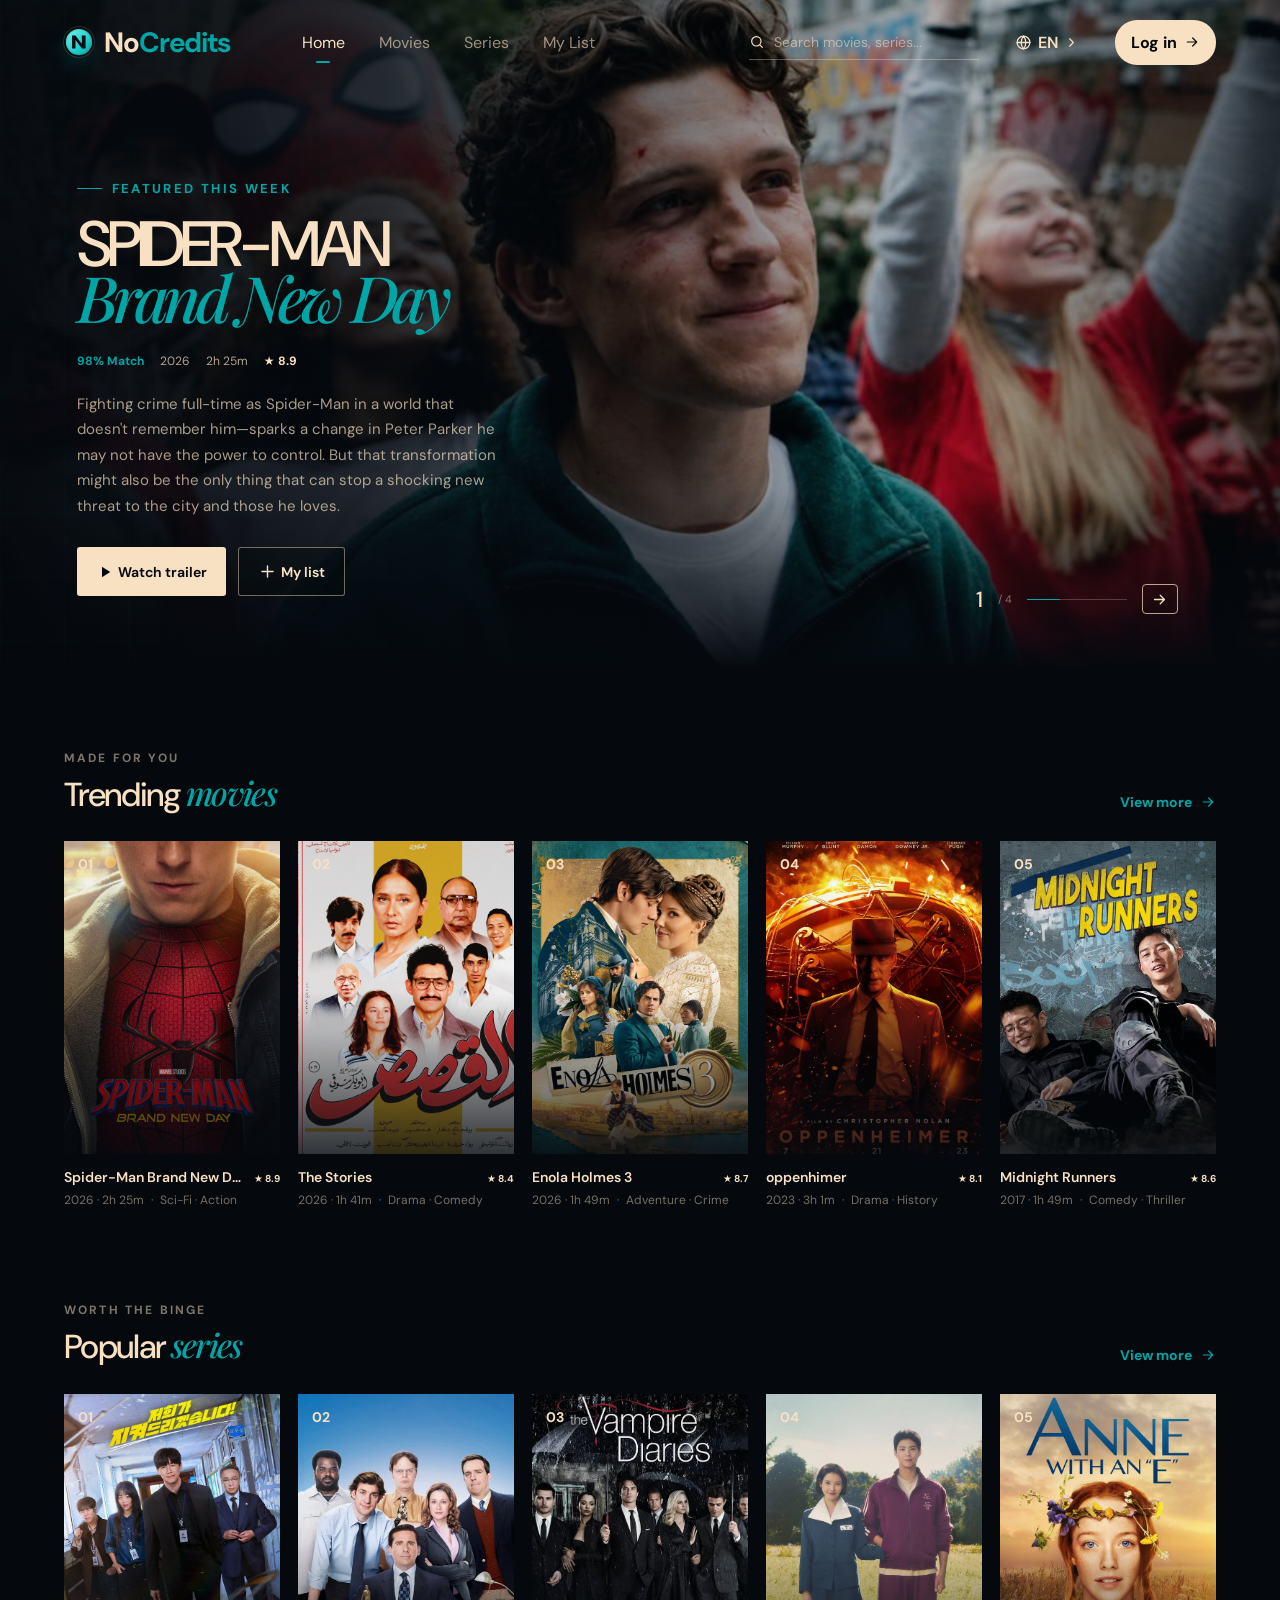
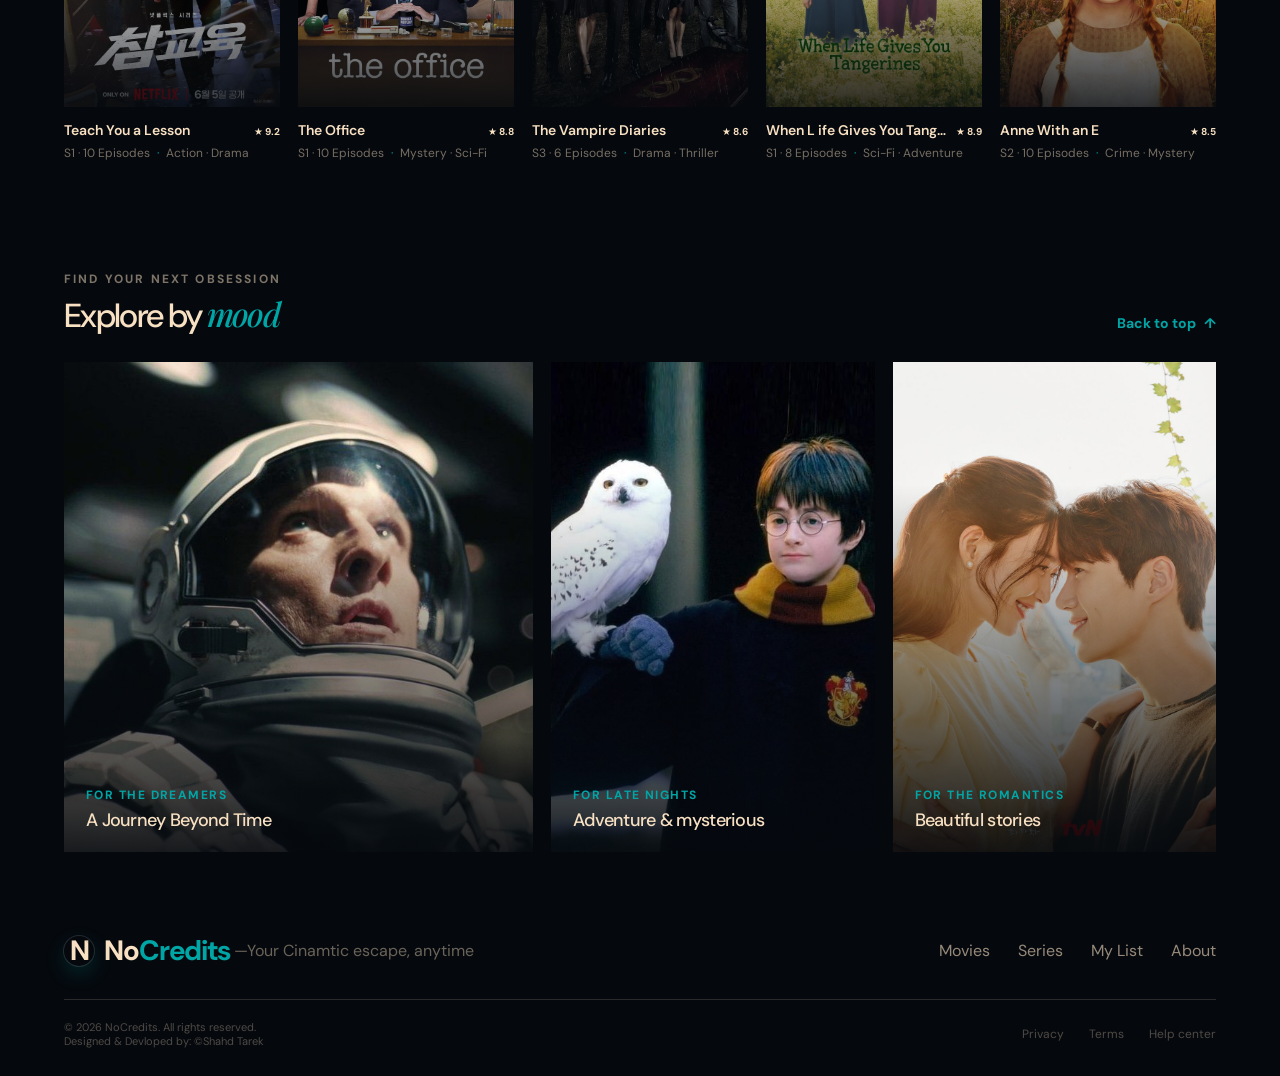
<file: index.html>
<!doctype html>
<html lang="en">
  <head>
    <meta charset="UTF-8" />
    <meta name="viewport" content="width=device-width, initial-scale=1.0" />
    <meta name="description" content="NoCredits — your home for unforgettable movies and series." />
    <title>NoCredits — Watch what moves you</title>
    <link rel="icon" href="data:image/svg+xml,%3Csvg xmlns='http://www.w3.org/2000/svg' viewBox='0 0 64 64'%3E%3Ccircle cx='32' cy='32' r='30' fill='%2300a6a6'/%3E%3Cpath d='M20 45V19h8l8 13V19h8v26h-8l-8-13v13z' fill='%2305090e'/%3E%3C/svg%3E" />
    <link rel="stylesheet" href="style.css" />
    
</head>
  <body>
    <!-- <header section> -->
    <header class="site-header" id="siteHeader">
      <div class="header-inner">
        <a class="brand" href="#top" aria-label="NoCredits home">
          <span class="brand-mark" aria-hidden="true">
            <svg viewBox="0 0 64 64" role="img" aria-label="NoCredits logo">
              <defs>
                <linearGradient id="brandGlow" x1="0%" x2="100%" y1="0%" y2="100%">
                  <stop offset="0%" stop-color="#77f3e5"/>
                  <stop offset="55%" stop-color="#29d1d1"/>
                  <stop offset="100%" stop-color="#00a6a6"/>
                </linearGradient>
              </defs>
              <circle cx="32" cy="32" r="28" fill="url(#brandGlow)"/>
              <path d="M17 46V18h7.5l13.5 18.5V18H46v28h-7.8L24.5 27.5V46H17Z" fill="#051015"/>
            </svg>
          </span>
          <span class="brand-name">No<span>Credits</span></span>
        </a>
          <nav class="main-nav" id="mainNav" aria-label="Main navigation">
             <a class="nav-link active" href="index.html">Home</a>
            <a class="nav-link" href="movies.html">Movies</a>
            <a class="nav-link" href="series.html">Series</a>
              <a class="nav-link" href="my-list.html">My List</a>
             </nav>
        <div class="header-actions">
          <label class="search-box">
            <span class="search-icon" aria-hidden="true">
              <svg width="18" height="18" viewBox="0 0 24 24" fill="none" stroke="currentColor" stroke-width="1.8" stroke-linecap="round" stroke-linejoin="round">
                <circle cx="11" cy="11" r="7"></circle>
                <path d="m20 20-4-4"></path>
              </svg>
            </span>
            <input id="searchInput" type="search" placeholder="Search movies, series..." aria-label="Search movies and series" />
          </label>
          <div class="language-picker" id="languagePicker">
            <button class="language-button" id="languageButton" aria-label="Choose language" aria-expanded="false">
              <svg width="17" height="17" viewBox="0 0 24 24" fill="none" stroke="currentColor" stroke-width="1.8" stroke-linecap="round" stroke-linejoin="round">
                <circle cx="12" cy="12" r="9"></circle>
                <path d="M3 12h18M12 3a14 14 0 0 1 0 18M12 3a14 14 0 0 0 0 18"></path>
              </svg>
              <span id="selectedLanguage">EN</span>
              <svg width="15" height="15" viewBox="0 0 24 24" fill="none" stroke="currentColor" stroke-width="1.8" stroke-linecap="round" stroke-linejoin="round">
                <path d="m9 18 6-6-6-6"></path>
              </svg>
            </button>
            <ul class="language-menu" id="languageMenu" aria-label="Language options">
              <li><button class="language-option" type="button" data-lang="ar">العربية</button></li>
              <li><button class="language-option active" type="button" data-lang="en">English</button></li>
              <li><button class="language-option" type="button" data-lang="fr">Français</button></li>
            </ul>
          </div>
          <button class="login-button" id="loginButton">
            Log in
            <svg width="16" height="16" viewBox="0 0 24 24" fill="none" stroke="currentColor" stroke-width="1.8" stroke-linecap="round" stroke-linejoin="round">
              <path d="M5 12h14M13 6l6 6-6 6"></path>
            </svg>
          </button>
          <button class="menu-button" id="menuButton" aria-label="Open menu" aria-expanded="false">
            <svg width="23" height="23" viewBox="0 0 24 24" fill="none" stroke="currentColor" stroke-width="1.8" stroke-linecap="round" stroke-linejoin="round">
              <path d="M4 7h16M4 12h16M4 17h16"></path>
            </svg>
          </button>
        </div>
      </div>
    </header>




  

    <main id="top">
      <!-- HERO section -->
      <section class="hero" aria-label="Featured title">
        <img class="hero-image" src="9cfc95c79aabf78e9229b2271e0ae1a6.jpg" alt="peter parker" />
        <div class="hero-overlay"></div>
        <div class="hero-grid"></div>

        <div class="hero-content">
          <div class="eyebrow">
            <span class="eyebrow-line"></span>
            Featured this week
          </div>
          <h1 class="hero-title">SPIDER-MAN<br /><em>Brand New Day</em></h1>
          <div class="hero-meta">
            <span class="match">98% Match</span>
            <span>2026</span>
            <span>2h 25m</span>
            <span class="rating">★ 8.9</span>
          </div>
          <p class="hero-description">
            Fighting crime full-time as Spider-Man in a world that doesn't remember him—sparks a change in Peter Parker 
            he may not have the power to control. But that transformation might also be the only thing that can stop a shocking new threat to the city and those he loves.
          </p>
          <div class="hero-actions">
            <button class="primary-button" data-action="play" data-title="The Last Horizon">
              <svg width="18" height="18" viewBox="0 0 24 24" fill="currentColor" stroke="none"><path d="m8 5 11 7-11 7V5Z"></path></svg>
              Watch trailer
            </button>
            <button class="secondary-button" data-action="add" data-title="Spider-Man Brand New Day">
              <svg width="19" height="19" viewBox="0 0 24 24" fill="none" stroke="currentColor" stroke-width="1.8" stroke-linecap="round"><path d="M12 5v14M5 12h14"></path></svg>
              My list
            </button>
          </div>
        </div>
        <div class="hero-counter">
          <strong>1</strong>
          <span>/ 4</span>
          <div class="counter-line"><i></i></div>
          <button id="heroNext" aria-label="Scroll to next section">
            <svg width="17" height="17" viewBox="0 0 24 24" fill="none" stroke="currentColor" stroke-width="1.8" stroke-linecap="round" stroke-linejoin="round"><path d="M5 12h14M13 6l6 6-6 6"></path></svg>
          </button>
        </div>
      </section>




      <!-- TRENDING MOVIES section -->
      <section class="content-section" id="movies">
        <div class="section-heading">
          <div>
            <span class="section-kicker">Made for you</span>
            <h2 class="section-title">Trending <em>movies</em></h2>
          </div>
         <a class="see-all" href="movies.html">
        <span>View more</span>
        <svg width="16" height="16" viewBox="0 0 24 24" fill="none" stroke="currentColor" stroke-width="1.8" stroke-linecap="round" stroke-linejoin="round">
        <path d="M5 12h14M13 6l6 6-6 6"></path>
         </svg>
         </a>
        </div>
        <div class="media-grid" id="moviesGrid"></div>
      </section>






      
      <!-- POPULAR SERIES section -->
      <section class="content-section series-section" id="series">
        <div class="section-heading">
          <div>
            <span class="section-kicker">Worth the binge</span>
            <h2 class="section-title">Popular <em>series</em></h2>
          </div>
          <button class="see-all view-more-button" data-target="seriesGrid" aria-expanded="false">
            <span>View more</span>
            <svg width="16" height="16" viewBox="0 0 24 24" fill="none" stroke="currentColor" stroke-width="1.8" stroke-linecap="round" stroke-linejoin="round"><path d="M5 12h14M13 6l6 6-6 6"></path></svg>
          </button>
        </div>
        <div class="media-grid" id="seriesGrid"></div>
      </section>







      <!-- EXPLORE section -->
      <section class="discover-section" id="discover">
        <div class="section-heading">
          <div>
            <span class="section-kicker">Find your next obsession</span>
            <h2 class="section-title">Explore by <em>mood</em></h2>
          </div>
          <a href="#top" class="see-all">Back to top <span aria-hidden="true">↑</span></a>
        </div>
        <div class="mood-grid">
          <a class="mood-card mood-card-wide" href="#movies">
            <img src="matthieow.jpg" alt="A vast cinematic desert landscape" loading="lazy" />
            <span class="mood-overlay"></span>
            <span class="mood-copy"><small>For the dreamers</small><strong>A Journey Beyond Time</strong></span>
          </a>
          <a class="mood-card" href="#series">
            <img src="harry potter.jpg" alt="Rainy city street at night" loading="lazy" />
            <span class="mood-overlay"></span>
            <span class="mood-copy"><small>For late nights</small><strong>Adventure & mysterious</strong></span>
          </a>
          <a class="mood-card" href="#movies">
            <img src="hometown cha cha.jpg" alt="Stylish cinema scene" loading="lazy" />
            <span class="mood-overlay"></span>
            <span class="mood-copy"><small>For the romantics</small><strong>Beautiful stories</strong></span>
          </a>
        </div>
      </section>
    </main>






    <!-- <footer section> -->
    <footer class="site-footer">
      <div class="footer-top">
        <a class="brand" href="#top">
          <span class="brand-mark">N</span>
          <span class="brand-name">No<span>Credits</span></span>
        </a>
        <p class="footer-tag">—Your Cinamtic escape, anytime</p>
        <nav class="footer-links" aria-label="Footer navigation">
          <a href="#movies">Movies</a>
          <a href="#series">Series</a>
          <a href="/my-list.html">My List</a>
          <a href="#top">About</a>
        </nav>
      </div>
      <div class="footer-bottom">
        <span>© 2026 NoCredits. All rights reserved.
          <br>Designed & Devloped by: ©Shahd Tarek
        </span>
        <div class="footer-legal">
          <a href="#top">Privacy</a>
          <a href="#top">Terms</a>
          <a href="#top">Help center</a>
        </div>
      </div>
    </footer>












    <!-- Toast notifications -->
    <div class="toast" id="toast" role="status" aria-live="polite"></div>

    <div class="login-modal" id="loginModal" aria-hidden="true">
      <div class="login-panel" role="dialog" aria-modal="true" aria-labelledby="loginTitle">
        <button class="login-close" id="loginClose" type="button" aria-label="Close login form">×</button>
        <h3 class="login-title" id="loginTitle">Login</h3>
        <form class="login-form" id="loginForm">
          <div class="login-field">
            <label for="loginName">Name</label>
            <input id="loginName" name="name" type="text" placeholder="Enter your name" required />
          </div>

          <div class="login-field">
            <label for="loginNumber">Number</label>
            <input id="loginNumber" name="number" type="tel" placeholder="Enter your number" required />
          </div>

          <div class="login-field">
            <label for="loginCountry">Country</label>
            <select id="loginCountry" name="country" required>
              <option value="" selected disabled>Select your country</option>
              <option value="United States">Egypt</option>
              <option value="United States">United States</option>
              <option value="United Kingdom">United Kingdom</option>
              <option value="India">India</option>
              <option value="France">France</option>
              <option value="Saudi Arabia">Saudi Arabia</option>
              <option value="UAE">UAE</option>
            </select>
          </div>
          <div class="login-field">
            <label for="loginEmail">Email</label>
            <input id="loginEmail" name="email" type="email" placeholder="Enter your email" required />
          </div>

          <button class="login-submit" type="submit">Login</button>
        </form>
      </div>
    </div>
    <script type="module" src="script.js"></script>
  </body>
</html>
</file>
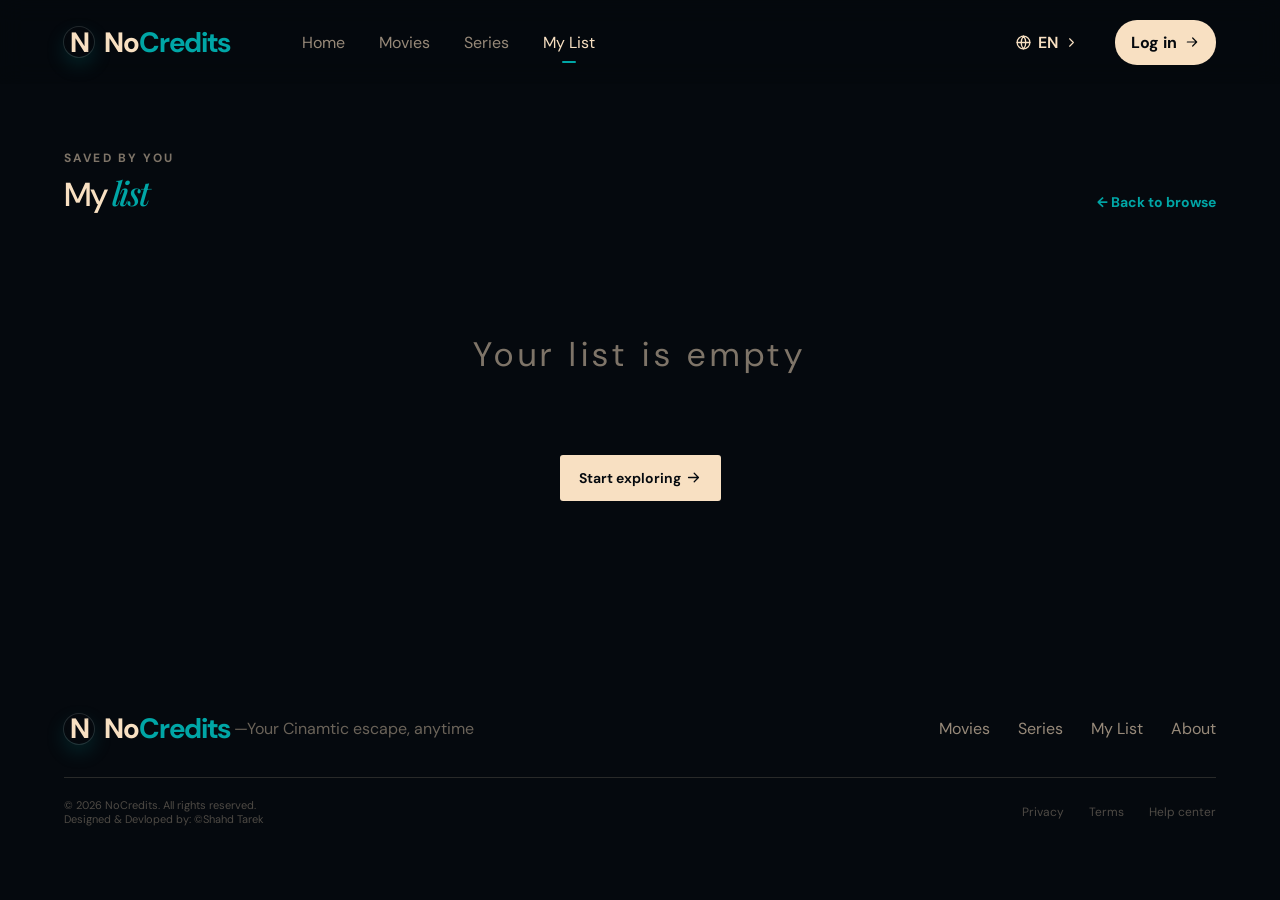
<file: my-list.html>
<!doctype html>
<html lang="en">
  <head>
    <meta charset="UTF-8" />
    <meta name="viewport" content="width=device-width, initial-scale=1.0" />
    <title>My List — NoCredits</title>
    <link rel="icon" href="data:image/svg+xml,%3Csvg xmlns='http://www.w3.org/2000/svg' viewBox='0 0 64 64'%3E%3Ccircle cx='32' cy='32' r='30' fill='%2300a6a6'/%3E%3Cpath d='M20 45V19h8l8 13V19h8v26h-8l-8-13v13z' fill='%2305090e'/%3E%3C/svg%3E" />
    <link rel="stylesheet" href="/style.css" />
  </head>
  <body>
    <header class="site-header scrolled">
      <div class="header-inner">
        <a class="brand" href="/index.html" aria-label="NoCredits home">
          <span class="brand-mark">N</span>
          <span class="brand-name">No<span>Credits</span></span>
        </a>
        <nav class="main-nav" id="mainNav" aria-label="Main navigation">
          <a class="nav-link" href="/index.html">Home</a>
          <a class="nav-link" href="/index.html#movies">Movies</a>
          <a class="nav-link" href="/index.html#series">Series</a>
          <a class="nav-link active" href="/my-list.html">My List</a>
        </nav>
        <div class="header-actions">
          <button class="language-button" id="languageButton" aria-label="Choose language">
            <svg width="17" height="17" viewBox="0 0 24 24" fill="none" stroke="currentColor" stroke-width="1.8" stroke-linecap="round" stroke-linejoin="round">
              <circle cx="12" cy="12" r="9"></circle>
              <path d="M3 12h18M12 3a14 14 0 0 1 0 18M12 3a14 14 0 0 0 0 18"></path>
            </svg>
            <span>EN</span>
            <svg width="15" height="15" viewBox="0 0 24 24" fill="none" stroke="currentColor" stroke-width="1.8" stroke-linecap="round" stroke-linejoin="round">
              <path d="m9 18 6-6-6-6"></path>
            </svg>
          </button>
          <button class="login-button" id="loginButton">
            Log in
            <svg width="16" height="16" viewBox="0 0 24 24" fill="none" stroke="currentColor" stroke-width="1.8" stroke-linecap="round" stroke-linejoin="round">
              <path d="M5 12h14M13 6l6 6-6 6"></path>
            </svg>
          </button>
          <button class="menu-button" id="menuButton" aria-label="Open menu" aria-expanded="false">
            <svg width="23" height="23" viewBox="0 0 24 24" fill="none" stroke="currentColor" stroke-width="1.8" stroke-linecap="round" stroke-linejoin="round">
              <path d="M4 7h16M4 12h16M4 17h16"></path>
            </svg>
          </button>
        </div>
      </div>
    </header>

    <main class="list-page" id="top">
      <div class="list-page-inner">
        <div class="section-heading">
          <div>
            <span class="section-kicker">Saved by you</span>
            <h2 class="section-title">My <em>list</em></h2>
          </div>
          <a href="/index.html" class="see-all">← Back to browse</a>
        </div>

        <div class="media-grid list-grid" id="savedGrid"></div>

        <div class="empty-list" id="emptyList" hidden>
          <p>Your list is empty</p>
          <a class="primary-button" href="/index.html">
            Start exploring
            <svg width="17" height="17" viewBox="0 0 24 24" fill="none" stroke="currentColor" stroke-width="1.8" stroke-linecap="round" stroke-linejoin="round"><path d="M5 12h14M13 6l6 6-6 6"></path></svg>
          </a>
        </div>
      </div>
    </main>

    <footer class="site-footer">
      <div class="footer-top">
        <a class="brand" href="/index.html">
          <span class="brand-mark">N</span>
          <span class="brand-name">No<span>Credits</span></span>
        </a>
        <p class="footer-tag">—Your Cinamtic escape, anytime</p>
        <nav class="footer-links" aria-label="Footer navigation">
          <a href="/index.html#movies">Movies</a>
          <a href="/index.html#series">Series</a>
          <a href="/my-list.html">My List</a>
          <a href="/index.html">About</a>
        </nav>
      </div>
      <div class="footer-bottom">
        <span>© 2026 NoCredits. All rights reserved.
          <br>Designed & Devloped by: ©Shahd Tarek
        </span>
        <div class="footer-legal">
          <a href="/index.html">Privacy</a>
          <a href="/index.html">Terms</a>
          <a href="/index.html">Help center</a>
        </div>
      </div>
    </footer>

    <div class="toast" id="toast" role="status" aria-live="polite"></div>
    <script type="module" src="/script.js"></script>
  </body>
</html>
</file>
<file: style.css>
@import url('https://fonts.googleapis.com/css2?family=DM+Sans:wght@400;500;600;700&family=Playfair+Display:ital,wght@0,500;0,600;1,500;1,600&display=swap');

:root {
  font-family: 'DM Sans', system-ui, sans-serif;
  color: #f8e0c2;
  background: #05090e;
  font-synthesis: none;
  text-rendering: optimizeLegibility;
  -webkit-font-smoothing: antialiased;
  -moz-osx-font-smoothing: grayscale;

  --ink:    #05090e;
  --deep:   #052633;
  --teal:   #005a68;
  --bright: #00a6a6;
  --cream:  #f8e0c2;
  --muted:  #8ca6aa;
  --line:   rgba(248, 224, 194, 0.15);
}

* { margin: 0;
  padding: 0;
  box-sizing: border-box;
}

html {
  scroll-behavior: smooth;
  font-size: 100%;
}

body {
  margin: 0;
  min-width: 320px;
  font-size: 16px;
  background: var(--ink);
}

button,
input {
  font: inherit;
}

button,
a {
  -webkit-tap-highlight-color: transparent;
}

a {
  color: inherit;
  text-decoration: none;
}

button {
  border: 0;
  cursor: pointer;
  background: transparent;
}

h1, h2, h3, p {
  margin: 0;
}

/* ---------- Header ---------- */
.site-header {
  position: absolute;
  top: 0;
  left: 0;
  right: 0;
  z-index: 50;
  height: 84px;
  transition: background 0.3s ease, backdrop-filter 0.3s ease;
}

.site-header.scrolled {
  background: rgba(5, 9, 14, 0.85);
  backdrop-filter: blur(12px);
}

.header-inner {
  display: flex;
  align-items: center;
  gap: 42px;
  height: 100%;
  padding: 0 clamp(24px, 5vw, 80px);
}

.brand {
  display: flex;
  align-items: center;
  gap: 10px;
  font-size: 28px;
  font-weight: 700;
  letter-spacing: -0.04em;
  flex-shrink: 0;
}

.brand-name span {
  color: var(--bright);
}

.brand-mark {
  position: relative;
  display: inline-flex;
  align-items: center;
  justify-content: center;
  width: 30px;
  height: 30px;
  border-radius: 50%;
  overflow: hidden;
  box-shadow: 0 0 0 1px rgba(255, 255, 255, 0.12), 0 8px 20px rgba(0, 166, 166, 0.18);
}

.brand-mark svg {
  display: block;
  width: 100%;
  height: 100%;
}

.brand-mark::after {
  content: '';
  position: absolute;
  inset: 2px;
  border: 1px solid rgba(5, 9, 14, 0.12);
  border-radius: 50%;
  pointer-events: none;
}

.main-nav {
  display: flex;
  align-items: center;
  gap: clamp(18px, 3vw, 34px);
  margin-right: auto;
  margin-left: 30px;
}

.nav-link,
.footer-links a {
  color: rgba(248, 224, 194, 0.6);
  font-size: 16px;
  transition: color 0.2s ease;
}

.nav-link:hover,
.nav-link.active,
.footer-links a:hover {
  color: var(--cream);
}

.nav-link.active::after {
  content: '';
  display: block;
  width: 14px;
  height: 2px;
  margin: 8px auto -10px;
  background: var(--bright);
  border-radius: 2px;
}

.header-actions {
  display: flex;
  align-items: center;
  gap: 28px !important;
  flex: 1;
  justify-content: flex-end;
}

.search-box {
  display: flex;
  align-items: center;
  gap: 9px;
  width: min(230px, 22vw);
  min-width: 120px;
  flex: 1;
  max-width: 230px;
  padding: 8px 0;
  border-bottom: 1px solid rgba(248, 224, 194, 0.35);
}

.search-box input {
  width: 100%;
  background: transparent;
  border: 0;
  outline: 0;
  color: var(--cream);
  font-size: 14px;
  min-width: 0;
}

.search-box input::placeholder {
  color: rgba(248, 224, 194, 0.55);
}

.search-icon {
  display: flex;
  align-items: center;
  justify-content: center;
  width: 16px;
  height: 16px;
  color: var(--cream);
}

.language-picker {
  position: relative;
  font-size: 14px;
}

.language-button {
  display: flex;
  align-items: center;
  gap: 6px;
  color: var(--cream);
  font-size: 16px;
  font-weight: 600;
  padding: 6px 8px;
  border-radius: 999px;
  transition: background 0.2s ease;
}

.language-button:hover {
  background: rgba(248, 224, 194, 0.06);
}

.language-menu {
  position: absolute;
  top: calc(100% + 10px);
  right: 0;
  min-width: 160px;
  margin: 0;
  padding: 8px;
  list-style: none;
  background:linear-gradient( #005a68 , #052633 60%);
  border: 1px solid rgba(248, 224, 194, 0.18);
  border-radius: 14px;
  box-shadow: 0 18px 34px rgba(0, 0, 0, 0.28);
  opacity: 0;
  pointer-events: none;
  transform: translateY(-8px);
  transition: opacity 0.2s ease, transform 0.2s ease;
  z-index: 20;
}

.language-picker.open .language-menu {
  opacity: 1;
  pointer-events: auto;
  transform: translateY(0);
}

.language-option {
  width: 100%;
  padding: 10px 12px;
  border-radius: 10px;
  color: rgba(248, 224, 194, 0.8);
  text-align: left;
  font-size: 16px;
  font-weight: 600;
  transition: background 0.15s ease, color 0.15s ease;
}

.language-option:hover,
.language-option.active {
  background: rgba(0, 166, 166, 0.14);
  color: var(--cream);
}

.login-button {
  display: flex;
  align-items: center;
  gap: 7px;
  padding: 12px 16px;
  border-radius: 22px;
  background: var(--cream);
  color: var(--ink);
  font-size: 16px;
  font-weight: 700;
  transition: background 0.2s ease, transform 0.2s ease;
}

.login-button:hover,
.primary-button:hover {
  background: #fff1dc;
  transform: translateY(-2px);
}

.menu-button {
  display: none;
  color: var(--cream);
}


















/* ---------- Hero ---------- */
.hero {
  position: relative;
  min-height: 670px;
  overflow: hidden;
}

.hero-image {
  position: absolute;
  inset: 0;
  width: 100%;
  height: 100%;
  object-fit: cover;
  object-position: 50% 35%;
  transform: scale(1.04);
  transform-origin: center center;
}

.hero-overlay {
  position: absolute;
  inset: 0;
  background:
    linear-gradient(90deg,
      rgba(5, 9, 14, 0.98) 0%,
      rgba(5, 9, 14, 0.85) 30%,
      rgba(5, 9, 14, 0.23) 74%,
      rgba(5, 9, 14, 0.62) 100%),
    linear-gradient(0deg, #05090e 0%, transparent 27%);
}

.hero-grid {
  position: absolute;
  inset: 0;
  background-image:
    linear-gradient(rgba(0, 166, 166, 0.08) 1px, transparent 1px),
    linear-gradient(90deg, rgba(0, 166, 166, 0.08) 1px, transparent 1px);
  background-size: 64px 64px;
  mask-image: linear-gradient(90deg, black, transparent 68%);
  opacity: 0.3;
}

.hero-content {
  position: relative;
  z-index: 1;
  left: clamp(24px, 6vw, 110px);
  max-width: 500px;
  padding-top: 180px;
}

.eyebrow,
.section-kicker {
  display: flex;
  align-items: center;
  gap: 10px;
  color: var(--bright);
  font-size: 13px;
  font-weight: 700;
  letter-spacing: 0.18em;
  text-transform: uppercase;
}

.eyebrow-line {
  width: 25px;
  height: 1px;
  background: var(--bright);
}

.hero-title {
  color: var(--cream);
  font-size: clamp(42px, 5vw, 88px);
  font-weight: 500;
  line-height: 0.82;
  letter-spacing: -0.08em;
  margin: 22px 0 24px;
}

.hero-title em,
.section-title em,
.banner-title em {
  color: var(--bright);
  font-family: 'Playfair Display', serif;
  font-weight: 500;
}

.hero-meta {
  display: flex;
  align-items: center;
  gap: 16px;
  color: rgba(248, 224, 194, 0.72);
  font-size: 12px;
}

.match {
  color: var(--bright);
  font-weight: 700;
}

.rating {
  color: var(--cream);
  font-weight: 700;
  white-space: nowrap;
}

.hero-description {
  color: rgba(248, 224, 194, 0.68);
  font-size: 15px;
  line-height: 1.7;
  max-width: 420px;
  margin: 23px 0 28px;
}

.hero-actions {
  display: flex;
  gap: 12px;
}

.primary-button,
.secondary-button {
  display: inline-flex;
  align-items: center;
  gap: 4px;
  padding: 14px 19px;
  border-radius: 3px;
  font-size: 14px;
  font-weight: 650;
  transition: transform 0.2s ease, background 0.2s ease, border-color 0.2s ease;
}

.primary-button {
  background: var(--cream);
  color: var(--ink);
}

.secondary-button {
  background: rgba(5, 9, 14, 0.35);
  border: 1px solid rgba(248, 224, 194, 0.45);
  color: var(--cream);
}

.secondary-button:hover {
  border-color: var(--cream);
  transform: translateY(-2px);
}

.hero-counter {
  position: absolute;
  bottom: 56px;
  right: clamp(24px, 8vw, 128px);
  z-index: 1;
  display: flex;
  align-items: center;
  gap: 15px;
}

.hero-counter strong {
  color: var(--cream);
  font-size: 22px;
  font-weight: 500;
}

.hero-counter span {
  color: rgba(248, 224, 194, 0.48);
  font-size: 11px;
}

.counter-line {
  width: 100px;
  height: 1px;
  background: rgba(248, 224, 194, 0.24);
}

.counter-line i {
  display: block;
  width: 33%;
  height: 1px;
  background: var(--bright);
}

.hero-counter button {
  display: flex;
  align-items: center;
  justify-content: center;
  width: 36px;
  height: 30px;
  border: 1px solid rgba(248, 224, 194, 0.72);
  border-radius: 4px;
  color: var(--cream);
  transition: background 0.2s ease, color 0.2s ease, transform 0.2s ease;
}

.hero-counter button:hover {
  background: var(--cream);
  color: var(--ink);
  transform: translateX(3px);
}











/* ---------- Content Sections ---------- */
.content-section {
  max-width: 1440px;
  margin: 0 auto;
  padding: 80px clamp(24px, 5vw, 80px) 0;
}

.series-section {
  padding-top: 94px;
}

.section-heading {
  display: flex;
  align-items: flex-end;
  justify-content: space-between;
  margin-bottom: 30px;
}

.section-kicker {
  color: rgba(248, 224, 194, 0.5);
  font-size: 12px;
  margin-bottom: 10px;
}

.section-title {
  color: var(--cream);
  font-size: clamp(24px, 2.6vw, 34px);
  font-weight: 500;
  line-height: 1;
  letter-spacing: -0.05em;
}

.see-all {
  display: inline-flex;
  align-items: center;
  gap: 8px;
  padding: 0;
  color: var(--bright);
  font-size: 14px;
  font-weight: 700;
  font-family: inherit;
}

.see-all svg {
  transition: transform 0.25s ease;
}

.see-all:hover {
  color: var(--cream);
}









/* ---------- Media Grid & Cards ---------- */
.media-grid {
  display: grid;
  grid-template-columns: repeat(5, minmax(0, 1fr));
  gap: 18px;
}

.media-card {
  min-width: 0;
  transition: opacity 0.25s ease, transform 0.25s ease;
}

.media-card.is-hidden,
.media-card.extra-card {
  display: none;
}

.media-grid.is-expanded .media-card.extra-card {
  display: block;
}

.poster-wrap {
  position: relative;
  aspect-ratio: 2 / 2.9;
  overflow: hidden;
  background: var(--deep);
}

.poster-wrap img {
  width: 100%;
  height: 100%;
  object-fit: cover;
  transition: transform 0.5s ease;
}

.poster-shade {
  position: absolute;
  inset: 0;
  background: linear-gradient(180deg,
    rgba(5, 9, 14, 0.05),
    transparent 48%,
    rgba(5, 9, 14, 0.8));
}

.media-card:hover .poster-wrap img {
  transform: scale(1.06);
}

.rank {
  position: absolute;
  top: 14px;
  left: 14px;
  color: var(--cream);
  font-size: 14px;
  font-weight: 700;
}

.quick-add,
.poster-play {
  position: absolute;
  display: flex;
  align-items: center;
  justify-content: center;
  background: rgba(5, 9, 14, 0.7);
  border: 1px solid rgba(248, 224, 194, 0.35);
  color: var(--cream);
  opacity: 0;
  transition: opacity 0.2s ease, background 0.2s ease, transform 0.2s ease;
}

.quick-add {
  top: 12px;
  right: 12px;
  width: 31px;
  height: 31px;
  border-radius: 50%;
}

.poster-play {
  bottom: 13px;
  left: 14px;
  width: 38px;
  height: 38px;
  border-radius: 50%;
}

.media-card:hover .quick-add,
.media-card:hover .poster-play {
  opacity: 1;
}

.quick-add:hover,
.poster-play:hover {
  background: var(--bright);
  color: var(--ink);
  transform: scale(1.08);
}

.card-copy {
  padding-top: 14px;
}

.card-title-row {
  display: flex;
  align-items: baseline;
  justify-content: space-between;
  gap: 8px;
}

.card-title-row h3 {
  color: var(--cream);
  font-size: 14px;
  font-weight: 600;
  white-space: nowrap;
  overflow: hidden;
  text-overflow: ellipsis;
}

.card-title-row .rating {
  font-size: 10px;
}

.card-copy p {
  color: rgba(248, 224, 194, 0.47);
  font-size: 12px;
  margin-top: 6px;
}

.card-copy p .dot {
  color: var(--bright);
  margin: 0 4px;
}








/* ---------- Explore by Mood ---------- */
.discover-section {
  max-width: 1440px;
  margin: 110px auto 0;
  padding: 0 clamp(24px, 5vw, 80px);
}

.mood-grid {
  display: grid;
  grid-template-columns: 1.45fr 1fr 1fr;
  gap: 18px;
}

.mood-card {
  position: relative;
  display: block;
  min-height: 240px;
  overflow: hidden;
  background: var(--deep);
}

.mood-card img {
  width: 100%;
  height: 100%;
  min-height: 240px;
  object-fit: cover;
  transition: transform 0.5s ease;
}

.mood-card:hover img {
  transform: scale(1.06);
}

.mood-overlay {
  position: absolute;
  inset: 0;
  background: linear-gradient(0deg, rgba(5, 9, 14, 0.92), transparent 75%);
}

.mood-copy {
  position: absolute;
  left: 22px;
  bottom: 20px;
  display: flex;
  flex-direction: column;
  gap: 5px;
}

.mood-copy small {
  color: var(--bright);
  font-size: 12px;
  font-weight: 700;
  letter-spacing: 0.12em;
  text-transform: uppercase;
}

.mood-copy strong {
  color: var(--cream);
  font-size: 18px;
  font-weight: 500;
  letter-spacing: -0.04em;
}






/* <my list> */

.list-page {
  padding-top: 150px;
  min-height: 70vh;
}

.list-page-inner {
  max-width: 1440px;
  margin: 0 auto;
  padding: 0 clamp(24px, 5vw, 80px) 40px;
}

.list-grid {
  grid-template-columns: repeat(5, minmax(0, 1fr));
}

.empty-list {
  display: flex;
  flex-direction: column;
  align-items: center;
  gap: 22px;
  padding: 90px 20px 40px;
  text-align: center;
  width: min(520px, 100%);
  margin: 0 auto;
}

.empty-list p {
  width: min(100%, 420px);
  color: rgba(248, 224, 194, 0.5);
  font-size: 34px;
  letter-spacing: 0.2cap;
  line-height: 1.4;
}

.empty-list .primary-button {
  margin-top: 54px !important;
  text-decoration: none;
}












/* ---------- Footer ---------- */
.site-footer {
  max-width: 1280px;
  margin: 80px auto 0;
  padding: 0 clamp(24px, 5vw, 80px) 28px;
}

.footer-top,
.footer-bottom {
  display: flex;
  align-items: center;
  justify-content: space-between;
}

.footer-top {
  border-bottom: 1px solid var(--line);
  padding-bottom: 30px;
}

.footer-tag {
  color: rgba(248, 224, 194, 0.42);
  font-size: 16px;
  margin-right: auto;
  padding-left: 4px;
}

.footer-links {
  display: flex;
  gap: 28px;
}

.footer-bottom {
  color: rgba(248, 224, 194, 0.3);
  font-size: 11px;
  padding-top: 20px;
}

.footer-legal {
  font-size: 12px;
  display: flex;
  gap: 25px;
}

.footer-legal a:hover {
  color: var(--cream);
}








/* ---------- Toast ---------- */
.toast {
  position: fixed;
  bottom: 24px;
  left: 50%;
  transform: translate(-50%, 15px);
  background: var(--cream);
  color: var(--ink);
  font-size: 12px;
  font-weight: 700;
  padding: 13px 18px;
  opacity: 0;
  pointer-events: none;
  z-index: 100;
  transition: opacity 0.25s ease, transform 0.25s ease;
}

.toast.show {
  opacity: 1;
  transform: translate(-50%, 0);
}

.login-modal {
  position: fixed;
  inset: 0;
  display: flex;
  align-items: center;
  justify-content: center;
  background: rgba(5, 9, 14, 0.72);
  backdrop-filter: blur(6px);
  z-index: 200;
  opacity: 0;
  pointer-events: none;
  transition: opacity 0.2s ease;
}

.login-modal.show {
  opacity: 1;
  pointer-events: auto;
}

.login-panel {
  position: relative;
  width: min(440px, calc(100vw - 32px));
  background: rgba(7, 14, 20, 0.97);
  border: 1px solid rgba(248, 224, 194, 0.18);
  border-radius: 22px;
  box-shadow: 0 25px 60px rgba(0, 0, 0, 0.4);
  padding: 26px 22px 20px;
}

.login-close {
  position: absolute;
  top: 14px;
  right: 14px;
  width: 34px;
  height: 34px;
  border-radius: 50%;
  color: var(--cream);
  background: rgba(248, 224, 194, 0.06);
  font-size: 22px;
  line-height: 1;
}

.login-title {
  color: var(--cream);
  font-size: 28px;
  letter-spacing: -0.04em;
  margin-bottom: 20px;
}

.login-form {
  display: flex;
  flex-direction: column;
  gap: 14px;
}

.login-field {
  display: flex;
  flex-direction: column;
  gap: 8px;
}

.login-field label {
  color: rgba(248, 224, 194, 0.74);
  font-size: 18px;
  font-weight: 600;
}

.login-field input,
.login-field select {
  width: 100%;
  font-size: 18px;
  font-weight: 600;
  padding: 12px 14px;
  border: 1px solid rgba(248, 224, 194, 0.2);
  border-radius: 12px;
  background:  #052633;
  color: var(--cream);
  outline: none;
}

.login-field input::placeholder {
  color: rgba(248, 224, 194, 0.36);
}

.login-submit {
  width: 100%;
  margin-top: 6px;
  padding: 14px 18px;
  border-radius: 12px;
  background: var(--cream);
  color: var(--ink);
  font-size: 20px;
  font-weight: 800;
}


@media (max-width: 900px) {
  .header-inner {
    gap: 20px;
  }

  .main-nav {
    gap: 18px;
  }

  .header-actions {
    gap: 14px;
    flex: 1;
  }

  .language-button {
    display: none;
  }

  .search-box {
    width: min(200px, 40vw);
    max-width: 200px;
  }

  .media-grid {
    grid-template-columns: repeat(3, minmax(0, 1fr));
    row-gap: 34px;
  }

  .discover-section {
    margin-left: 24px;
    margin-right: 24px;
    padding-left: 0;
    padding-right: 0;
  }

  .mood-grid {
    grid-template-columns: 1.2fr 1fr;
  }

  .mood-card-wide {
    grid-row: span 2;
  }
  .list-grid {
    grid-template-columns: repeat(3, minmax(0, 1fr));
    row-gap: 34px;
  }

  .list-grid .media-card:nth-child(n + 4) {
    display: block;
  }
}

@media (max-width: 650px) {
  .site-header {
    height: 70px;
  }

  .header-inner {
    gap: 12px;
  }

  .main-nav {
    display: none;
    position: absolute;
    top: 62px;
    left: 20px;
    right: 20px;
    flex-direction: column;
    gap: 18px;
    padding: 22px;
    background: rgba(5, 9, 14, 0.96);
    border: 1px solid var(--line);
  }

  .main-nav.open {
    display: flex;
  }

  .nav-link.active::after {
    display: none;
  }

  .menu-button {
    display: flex;
  }

  .header-actions {
    gap: 10px;
    width: auto;
  }

  .search-box {
    width: min(170px, 42vw);
    max-width: 170px;
    min-width: 110px;
  }

  .search-box input {
    display: block;
  }

  .login-button {
    padding: 10px 12px;
  }

  .login-button svg {
    display: none;
  }

  .hero {
    min-height: 690px;
  }

  .hero-image {
    object-position: 62% center;
  }

  .hero-overlay {
    background:
      linear-gradient(90deg, rgba(5, 9, 14, 0.9), rgba(5, 9, 14, 0.35)),
      linear-gradient(0deg, #05090e 0%, transparent 55%);
  }

  .hero-content {
    padding-top: 180px;
  }

  .hero-description {
    max-width: 310px;
  }

  .hero-counter {
    bottom: 30px;
    right: 24px;
  }

  .content-section {
    padding-top: 58px;
  }

  .section-heading {
    flex-direction: column;
    align-items: flex-start;
    gap: 16px;
  }

  .media-grid {
    grid-template-columns: repeat(2, minmax(0, 1fr));
    gap: 22px 12px;
  }

  .list-grid {
    grid-template-columns: repeat(2, minmax(0, 1fr));
    gap: 22px 12px;
  }

  .list-grid .media-card:nth-child(n + 3) {
    display: block;
  }

  .list-page {
    padding-top: 110px;
  }

  .discover-section {
    margin-top: 74px;
  }

  .mood-grid {
    display: flex;
    flex-direction: column;
    gap: 12px;
  }

  .mood-card,
  .mood-card img {
    min-height: 190px;
  }

  .site-footer {
    margin-top: 60px;
  }

  .footer-top {
    flex-direction: column;
    align-items: flex-start;
    gap: 20px;
  }

  .footer-tag {
    padding: 0;
  }

  .footer-links {
    flex-wrap: wrap;
    gap: 16px 24px;
  }

  .footer-bottom {
    flex-direction: column;
    align-items: flex-start;
    gap: 18px;
    line-height: 1.5;
  }
}
</file>
